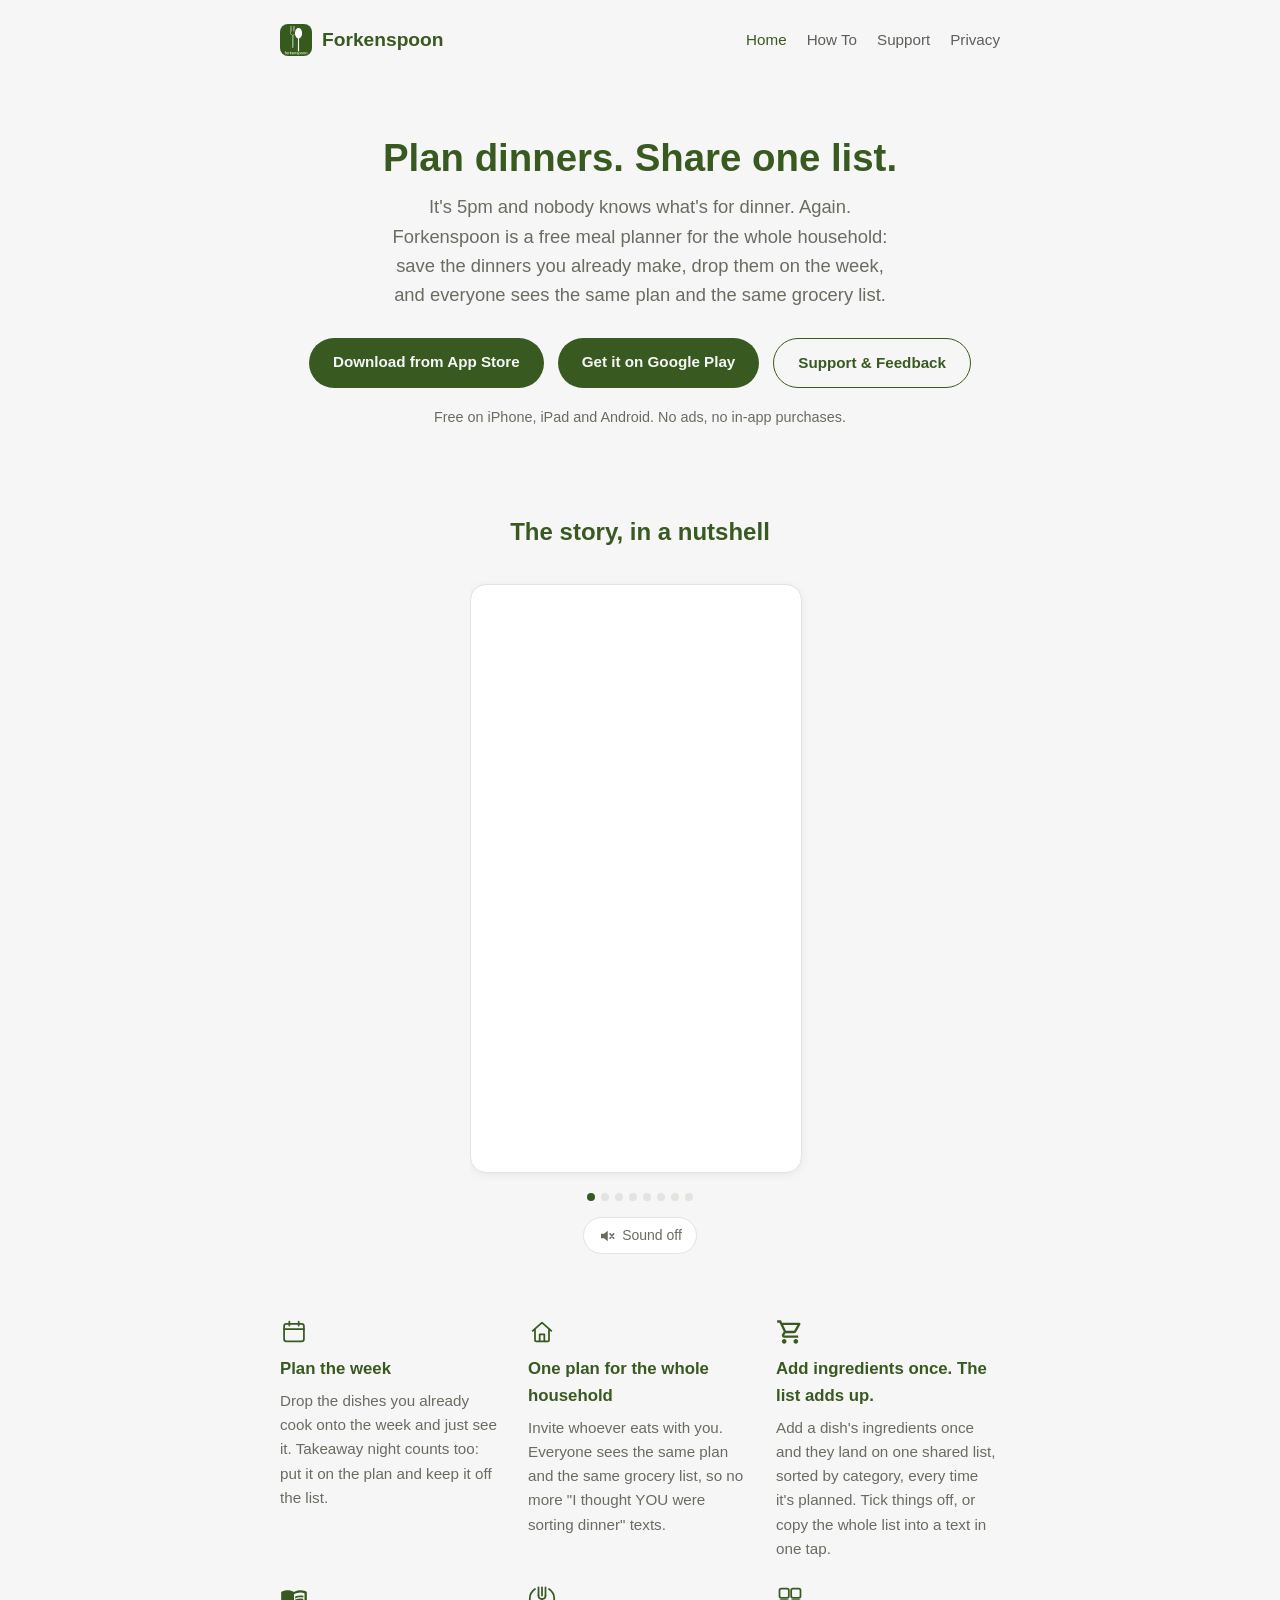
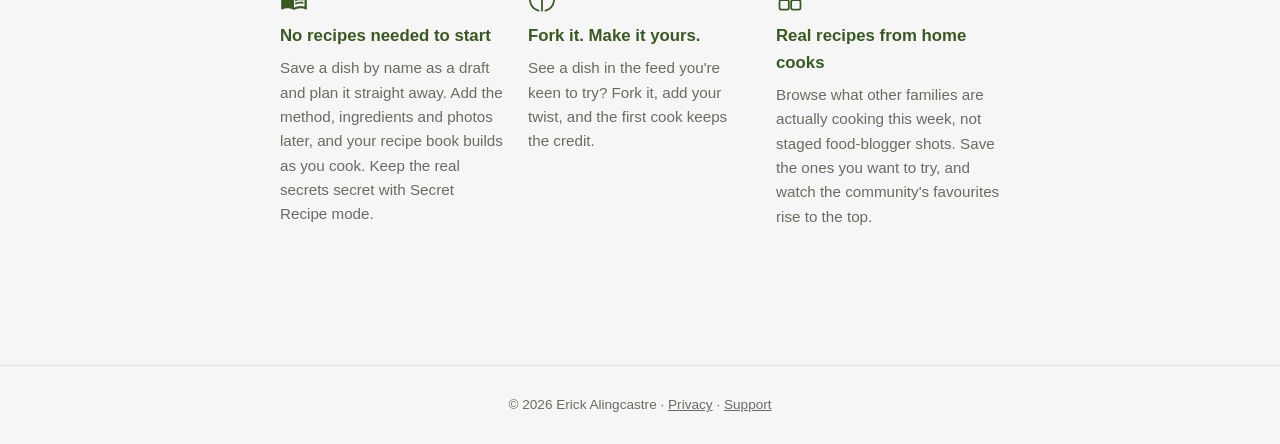
<file: index.html>
<!doctype html>
<html lang="en">
<head>
<meta charset="utf-8">
<meta name="viewport" content="width=device-width, initial-scale=1">
<title>Forkenspoon — Free family meal planner and shared grocery list</title>
<meta name="description" content="Forkenspoon is a free meal planner for the whole household. Save the dinners you already cook, drop them on the week, and share one plan and one grocery list. No ads, no in-app purchases.">
<link rel="stylesheet" href="style.css">
</head>
<body>
<header>
  <a class="brand" href="/">
    <span class="brand-mark"><img src="/assets/brand/logo.png" alt="Forkenspoon logo"></span>
    Forkenspoon
  </a>
  <nav>
    <a href="/" class="active">Home</a>
    <a href="/how-to/">How To</a>
    <a href="/support.html">Support</a>
    <a href="/privacy.html">Privacy</a>
  </nav>
</header>

<main>
  <section class="hero">
    <h1>Plan dinners. Share one list.</h1>
    <p class="lede">It's 5pm and nobody knows what's for dinner. Again. Forkenspoon is a free meal planner for the whole household: save the dinners you already make, drop them on the week, and everyone sees the same plan and the same grocery list.</p>
    <div class="cta-row">
      <a class="btn btn-primary" href="https://apps.apple.com/us/app/forkenspoon/id6799545990" target="_blank" rel="noopener">Download from App Store</a>
      <a class="btn btn-primary" href="https://play.google.com/store/apps/details?id=com.projectAlamo.forkenspoon" target="_blank" rel="noopener">Get it on Google Play</a>
      <a class="btn btn-secondary" href="/support.html">Support &amp; Feedback</a>
    </div>
    <p class="fine-print">Free on iPhone, iPad and Android. No ads, no in-app purchases.</p>
  </section>

  <section class="story">
    <div class="story-header">
      <h2>The story, in a nutshell</h2>
    </div>
    <div class="story-strip">
      <video data-src="/assets/onboarding/panel-1.mp4" aria-label="Onboarding story panel 1" muted playsinline preload="none"></video>
      <video data-src="/assets/onboarding/panel-2.mp4" aria-label="Onboarding story panel 2" muted playsinline preload="none"></video>
      <video data-src="/assets/onboarding/panel-3.mp4" aria-label="Onboarding story panel 3" muted playsinline preload="none"></video>
      <video data-src="/assets/onboarding/panel-4.mp4" aria-label="Onboarding story panel 4" muted playsinline preload="none"></video>
      <video data-src="/assets/onboarding/panel-5.mp4" aria-label="Onboarding story panel 5" muted playsinline preload="none"></video>
      <video data-src="/assets/onboarding/panel-6.mp4" aria-label="Onboarding story panel 6" muted playsinline preload="none"></video>
      <video data-src="/assets/onboarding/panel-7.mp4" aria-label="Onboarding story panel 7" muted playsinline preload="none"></video>
      <video data-src="/assets/onboarding/panel-8.mp4" aria-label="Onboarding story panel 8" muted playsinline preload="none"></video>
    </div>
    <div class="story-dots" aria-hidden="true">
      <span class="story-dot"></span>
      <span class="story-dot"></span>
      <span class="story-dot"></span>
      <span class="story-dot"></span>
      <span class="story-dot"></span>
      <span class="story-dot"></span>
      <span class="story-dot"></span>
      <span class="story-dot"></span>
    </div>
    <button class="story-sound" type="button" aria-pressed="false">
      <svg class="icon-muted" viewBox="0 0 24 24" aria-hidden="true"><path d="M4 9v6h4l5 4V5L8 9H4z"/><path d="M16 9l5 6M21 9l-5 6" fill="none" stroke="currentColor" stroke-width="2" stroke-linecap="round"/></svg>
      <svg class="icon-sound" viewBox="0 0 24 24" aria-hidden="true"><path d="M4 9v6h4l5 4V5L8 9H4z"/><path d="M16.5 8.5a5 5 0 0 1 0 7M19 6a8.5 8.5 0 0 1 0 12" fill="none" stroke="currentColor" stroke-width="2" stroke-linecap="round"/></svg>
      <span class="story-sound-label">Sound off</span>
    </button>
  </section>

  <section class="features">
    <div class="feature">
      <span class="icon">
        <svg viewBox="0 0 24 24" fill="none" stroke="currentColor" stroke-width="1.5" stroke-linecap="round" stroke-linejoin="round">
          <rect x="3.5" y="5" width="17" height="15" rx="2"/>
          <path d="M3.5 9.5h17"/>
          <path d="M8 3v3.5M16 3v3.5"/>
        </svg>
      </span>
      <h3>Plan the week</h3>
      <p>Drop the dishes you already cook onto the week and just see it. Takeaway night counts too: put it on the plan and keep it off the list.</p>
    </div>
    <div class="feature">
      <span class="icon">
        <svg viewBox="0 0 24 24" fill="none" stroke="currentColor" stroke-width="1.5" stroke-linecap="round" stroke-linejoin="round">
          <path d="M4 11 12 4l8 7"/>
          <path d="M6 10v9a1 1 0 0 0 1 1h10a1 1 0 0 0 1-1v-9"/>
          <path d="M10 20v-6h4v6"/>
        </svg>
      </span>
      <h3>One plan for the whole household</h3>
      <p>Invite whoever eats with you. Everyone sees the same plan and the same grocery list, so no more "I thought YOU were sorting dinner" texts.</p>
    </div>
    <div class="feature">
      <span class="icon">
        <svg viewBox="0 0 24 24" fill="currentColor">
          <path d="M15.55 13c.75 0 1.41-.41 1.75-1.03l3.58-6.49c.37-.66-.11-1.48-.87-1.48H5.21l-.94-2H1v2h2l3.6 7.59-1.35 2.44C4.52 15.37 5.48 17 7 17h12v-2H7l1.1-2h7.45zM6.16 6h12.15l-2.76 5H8.53L6.16 6zM7 18c-1.1 0-1.99.9-1.99 2S5.9 22 7 22s2-.9 2-2-.9-2-2-2zm10 0c-1.1 0-1.99.9-1.99 2s.89 2 1.99 2 2-.9 2-2-.9-2-2-2z"/>
        </svg>
      </span>
      <h3>Add ingredients once. The list adds up.</h3>
      <p>Add a dish's ingredients once and they land on one shared list, sorted by category, every time it's planned. Tick things off, or copy the whole list into a text in one tap.</p>
    </div>
    <div class="feature">
      <span class="icon">
        <svg viewBox="0 0 24 24" fill="currentColor">
          <path d="M21,5c-1.11-0.35-2.33-0.5-3.5-0.5c-1.95,0-4.05,0.4-5.5,1.5c-1.45-1.1-3.55-1.5-5.5-1.5S2.45,4.9,1,6v14.65 c0,0.25,0.25,0.5,0.5,0.5c0.1,0,0.15-0.05,0.25-0.05C3.1,20.45,5.05,20,6.5,20c1.95,0,4.05,0.4,5.5,1.5c1.35-0.85,3.8-1.5,5.5-1.5 c1.65,0,3.35,0.3,4.75,1.05c0.1,0.05,0.15,0.05,0.25,0.05c0.25,0,0.5-0.25,0.5-0.5V6C22.4,5.55,21.75,5.25,21,5z M21,18.5 c-1.1-0.35-2.3-0.5-3.5-0.5c-1.7,0-4.15,0.65-5.5,1.5V8c1.35-0.85,3.8-1.5,5.5-1.5c1.2,0,2.4,0.15,3.5,0.5V18.5z"/>
          <path d="M17.5,10.5c0.88,0,1.73,0.09,2.5,0.26V9.24C19.21,9.09,18.36,9,17.5,9c-1.7,0-3.24,0.29-4.5,0.83v1.66 C14.13,10.85,15.7,10.5,17.5,10.5z"/>
          <path d="M13,12.49v1.66c1.13-0.64,2.7-0.99,4.5-0.99c0.88,0,1.73,0.09,2.5,0.26V11.9c-0.79-0.15-1.64-0.24-2.5-0.24 C15.8,11.66,14.26,11.96,13,12.49z"/>
          <path d="M17.5,14.33c-1.7,0-3.24,0.29-4.5,0.83v1.66c1.13-0.64,2.7-0.99,4.5-0.99c0.88,0,1.73,0.09,2.5,0.26v-1.52 C19.21,14.41,18.36,14.33,17.5,14.33z"/>
        </svg>
      </span>
      <h3>No recipes needed to start</h3>
      <p>Save a dish by name as a draft and plan it straight away. Add the method, ingredients and photos later, and your recipe book builds as you cook. Keep the real secrets secret with Secret Recipe mode.</p>
    </div>
    <div class="feature">
      <span class="icon">
        <svg viewBox="0 0 24 24" fill="none" stroke="currentColor" stroke-width="1.5" stroke-linecap="round" stroke-linejoin="round">
          <path d="M9 2v7M12 2v7M15 2v7"/>
          <path d="M9 9c0 2 1.5 3 3 3s3-1 3-3"/>
          <path d="M12 12v10"/>
          <path d="M9.000 22.000A10.4403 10.4403 0 0 1 6.000 3.456"/>
          <path d="M15.000 22.000A10.4403 10.4403 0 0 0 18.000 3.456"/>
        </svg>
      </span>
      <h3>Fork it. Make it yours.</h3>
      <p>See a dish in the feed you're keen to try? Fork it, add your twist, and the first cook keeps the credit.</p>
    </div>
    <div class="feature">
      <span class="icon">
        <svg viewBox="0 0 24 24" fill="none" stroke="currentColor" stroke-width="1.5" stroke-linecap="round" stroke-linejoin="round">
          <rect x="3" y="3" width="8" height="8" rx="1.5"/>
          <rect x="13" y="3" width="8" height="8" rx="1.5"/>
          <rect x="3" y="13" width="8" height="8" rx="1.5"/>
          <rect x="13" y="13" width="8" height="8" rx="1.5"/>
        </svg>
      </span>
      <h3>Real recipes from home cooks</h3>
      <p>Browse what other families are actually cooking this week, not staged food-blogger shots. Save the ones you want to try, and watch the community's favourites rise to the top.</p>
    </div>
  </section>
</main>

<footer>
  &copy; 2026 Erick Alingcastre · <a href="/privacy.html">Privacy</a> · <a href="/support.html">Support</a>
</footer>

<script>
// Onboarding story panels are short muted videos -- unlike the animated
// GIFs these replaced, a <video> gives real play/pause/seek control and,
// crucially, an `ended` event, which is what makes auto-advancing to the
// next panel possible at all (a GIF has no equivalent signal for "one loop
// just finished"). `preload="none"` + a `data-src` (rather than `src`)
// keeps all 8 videos' network fetches deferred until each is actually
// about to be shown, same lazy-loading intent as the GIF version.
(function () {
  var videos = document.querySelectorAll('.story-strip video[data-src]');
  var dots = document.querySelectorAll('.story-dot');
  if (!videos.length || !('IntersectionObserver' in window)) return;

  var videoList = Array.prototype.slice.call(videos);

  // Panels autoplay muted (browsers block unmuted autoplay); the toggle
  // opts the visitor into Maricel's narration. The choice carries over to
  // every panel that plays after it, not just the one on screen.
  var soundButton = document.querySelector('.story-sound');
  var soundLabel = document.querySelector('.story-sound-label');
  var soundOn = false;
  var activeVideo = null;

  function setSound(on) {
    soundOn = on;
    soundButton.setAttribute('aria-pressed', on ? 'true' : 'false');
    soundLabel.textContent = on ? 'Sound on' : 'Sound off';
    videoList.forEach(function (video) {
      video.muted = !on;
    });
  }

  soundButton.addEventListener('click', function () {
    setSound(!soundOn);
    if (soundOn && activeVideo && activeVideo.paused) playPanel(activeVideo);
  });

  function setActiveDot(index) {
    dots.forEach(function (dot, i) {
      dot.classList.toggle('active', i === index);
    });
  }
  setActiveDot(0);

  function playPanel(video) {
    if (!video.getAttribute('src')) video.src = video.dataset.src;
    video.currentTime = 0;
    video.muted = !soundOn;
    // play() can reject if a pause() lands right after it (fast scrolling
    // past a panel mid-load) -- harmless, just needs to not surface as an
    // unhandled rejection in the console. A NotAllowedError means the
    // browser refused unmuted playback (e.g. iOS after an auto-advance), so
    // fall back to muted rather than leaving the story stalled.
    video.play().catch(function (err) {
      if (err && err.name === 'NotAllowedError' && !video.muted) {
        setSound(false);
        video.play().catch(function () {});
      }
    });
  }

  function stopPanel(video) {
    video.pause();
    video.removeAttribute('src');
    video.load();
  }

  // Loops back to panel 1 once the last one finishes, so the strip reads
  // as a continuous, ambient story rather than stopping dead at panel 8.
  function goToPanel(index) {
    var target = videoList[(index + videoList.length) % videoList.length];
    target.scrollIntoView({ behavior: 'smooth', inline: 'start', block: 'nearest' });
  }

  videoList.forEach(function (video, index) {
    video.addEventListener('ended', function () {
      goToPanel(index + 1);
    });
  });

  var observer = new IntersectionObserver(
    function (entries) {
      entries.forEach(function (entry) {
        if (entry.isIntersecting) {
          activeVideo = entry.target;
          playPanel(entry.target);
          setActiveDot(videoList.indexOf(entry.target));
        } else {
          stopPanel(entry.target);
        }
      });
    },
    { threshold: 0.5 }
  );

  videoList.forEach(function (video) {
    observer.observe(video);
  });
})();
</script>
</body>
</html>
</file>
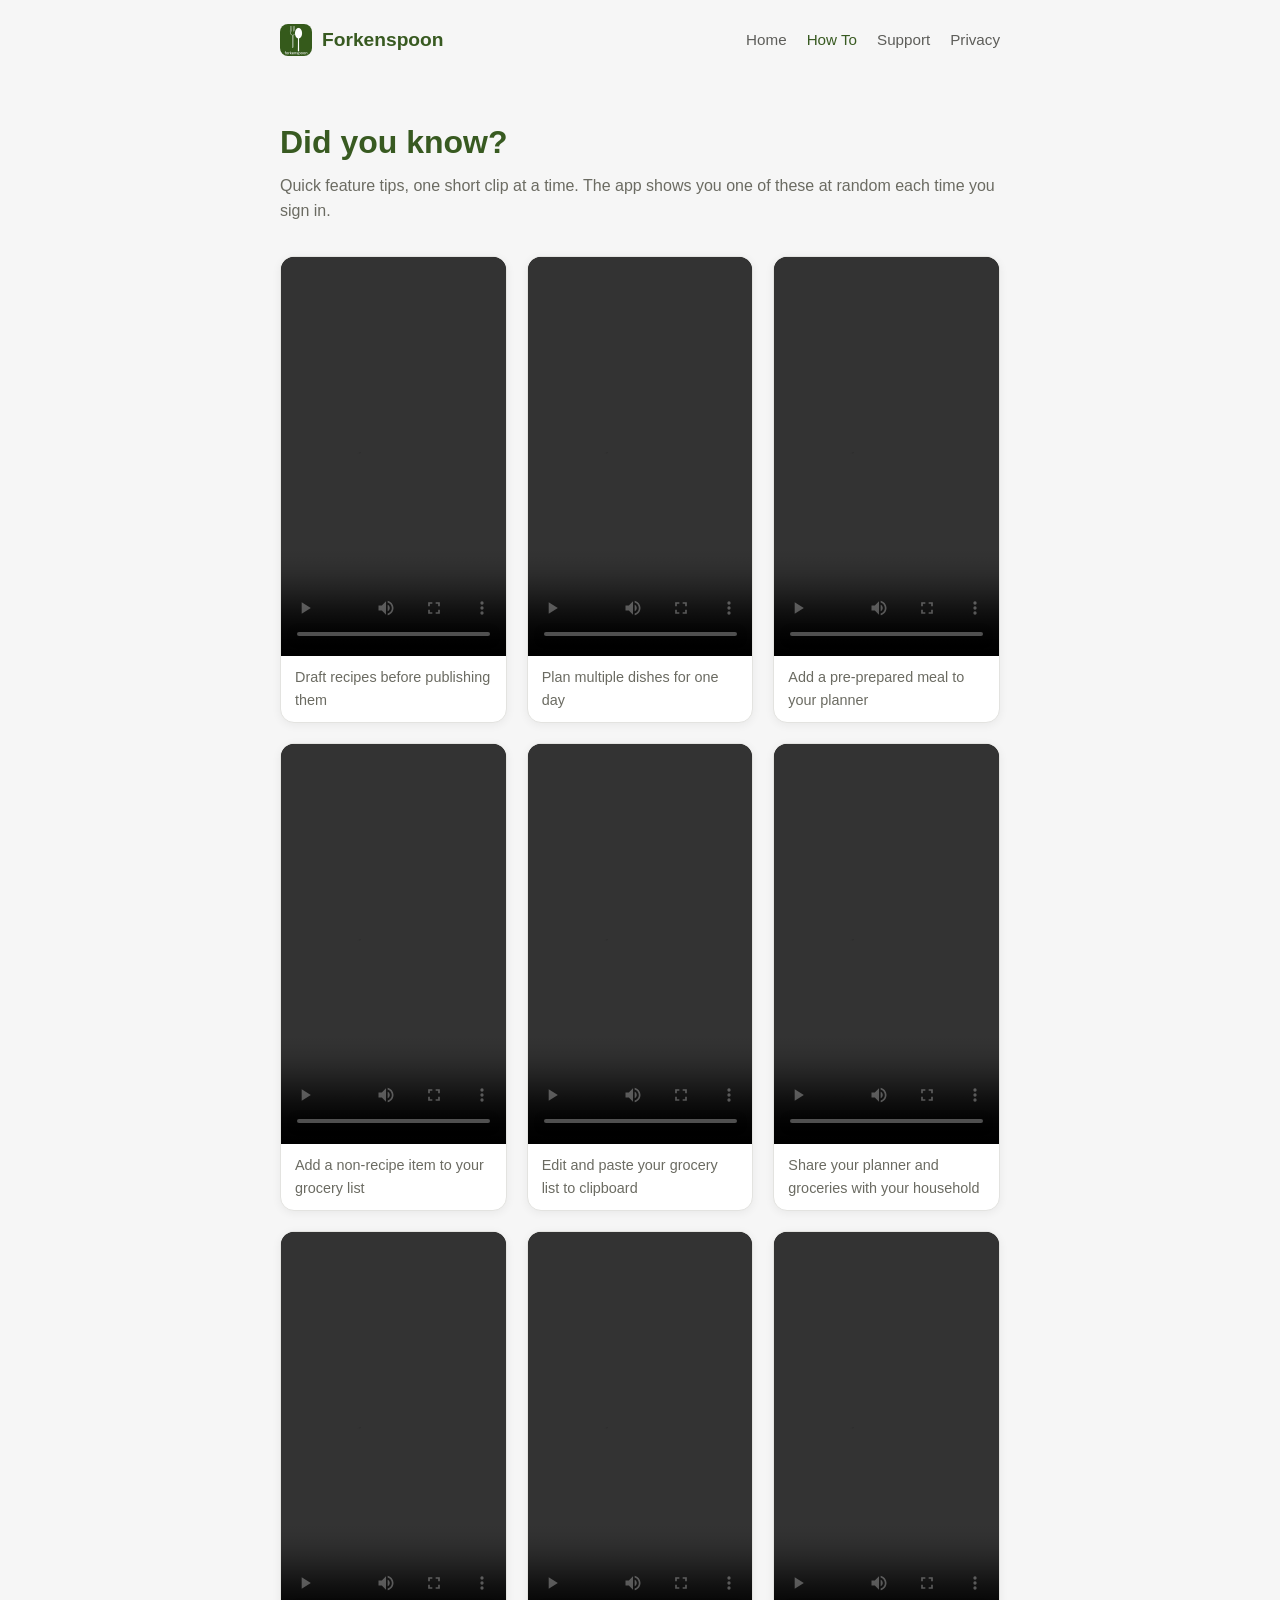
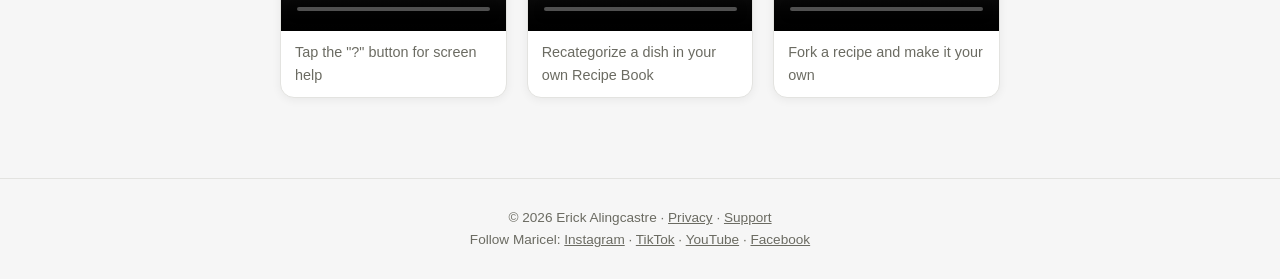
<file: how-to/index.html>
<!doctype html>
<html lang="en">
<head>
<meta charset="utf-8">
<meta name="viewport" content="width=device-width, initial-scale=1">
<title>How To — Forkenspoon</title>
<meta name="description" content="Quick tips on getting the most out of Forkenspoon, one short clip at a time.">
<link rel="stylesheet" href="/style.css">
</head>
<body>
<header>
  <a class="brand" href="/">
    <span class="brand-mark"><img src="/assets/brand/logo.png" alt="Forkenspoon logo"></span>
    Forkenspoon
  </a>
  <nav>
    <a href="/">Home</a>
    <a href="/how-to/" class="active">How To</a>
    <a href="/support.html">Support</a>
    <a href="/privacy.html">Privacy</a>
  </nav>
</header>

<main>
  <h1 class="page-title">Did you know?</h1>
  <p class="subtitle">Quick feature tips, one short clip at a time. The app shows you one of these at random each time you sign in.</p>

  <div class="tip-grid" id="tip-grid"></div>
  <p class="subtitle" id="tip-empty" style="display:none">No tips published yet — check back soon.</p>
</main>

<footer>
  &copy; 2026 Erick Alingcastre · <a href="/privacy.html">Privacy</a> · <a href="/support.html">Support</a><br>
  Follow Maricel: <a href="https://www.instagram.com/forkenspoon_app/">Instagram</a> · <a href="https://www.tiktok.com/@forkenspoon_app">TikTok</a> · <a href="https://www.youtube.com/@forkenspoon_app">YouTube</a> · <a href="https://www.facebook.com/profile.php?id=122095897317514846">Facebook</a>
</footer>

<script>
// manifest.json is a plain static file living right alongside this page --
// see how-to/README.md for how to publish a new tip (drop an mp4 in
// videos/, add an entry here, commit). The Forkenspoon app fetches this
// same file (via its absolute https://www.forkenspoon.com/how-to/manifest.json
// URL) to pick a random tip to show on sign-in.
fetch('manifest.json', { cache: 'no-store' })
  .then(function (res) { return res.json(); })
  .then(function (data) {
    var videos = Array.isArray(data.videos) ? data.videos : [];
    var grid = document.getElementById('tip-grid');
    if (videos.length === 0) {
      document.getElementById('tip-empty').style.display = 'block';
      return;
    }
    videos.forEach(function (video) {
      if (!video.url) return;
      var card = document.createElement('div');
      card.className = 'tip-card';
      var player = document.createElement('video');
      player.src = video.url;
      player.controls = true;
      player.preload = 'metadata';
      card.appendChild(player);
      if (video.title) {
        var caption = document.createElement('div');
        caption.className = 'tip-caption';
        caption.textContent = video.title;
        card.appendChild(caption);
      }
      grid.appendChild(card);
    });
  })
  .catch(function () {
    document.getElementById('tip-empty').textContent = "Couldn't load tips right now.";
    document.getElementById('tip-empty').style.display = 'block';
  });
</script>
</body>
</html>
</file>
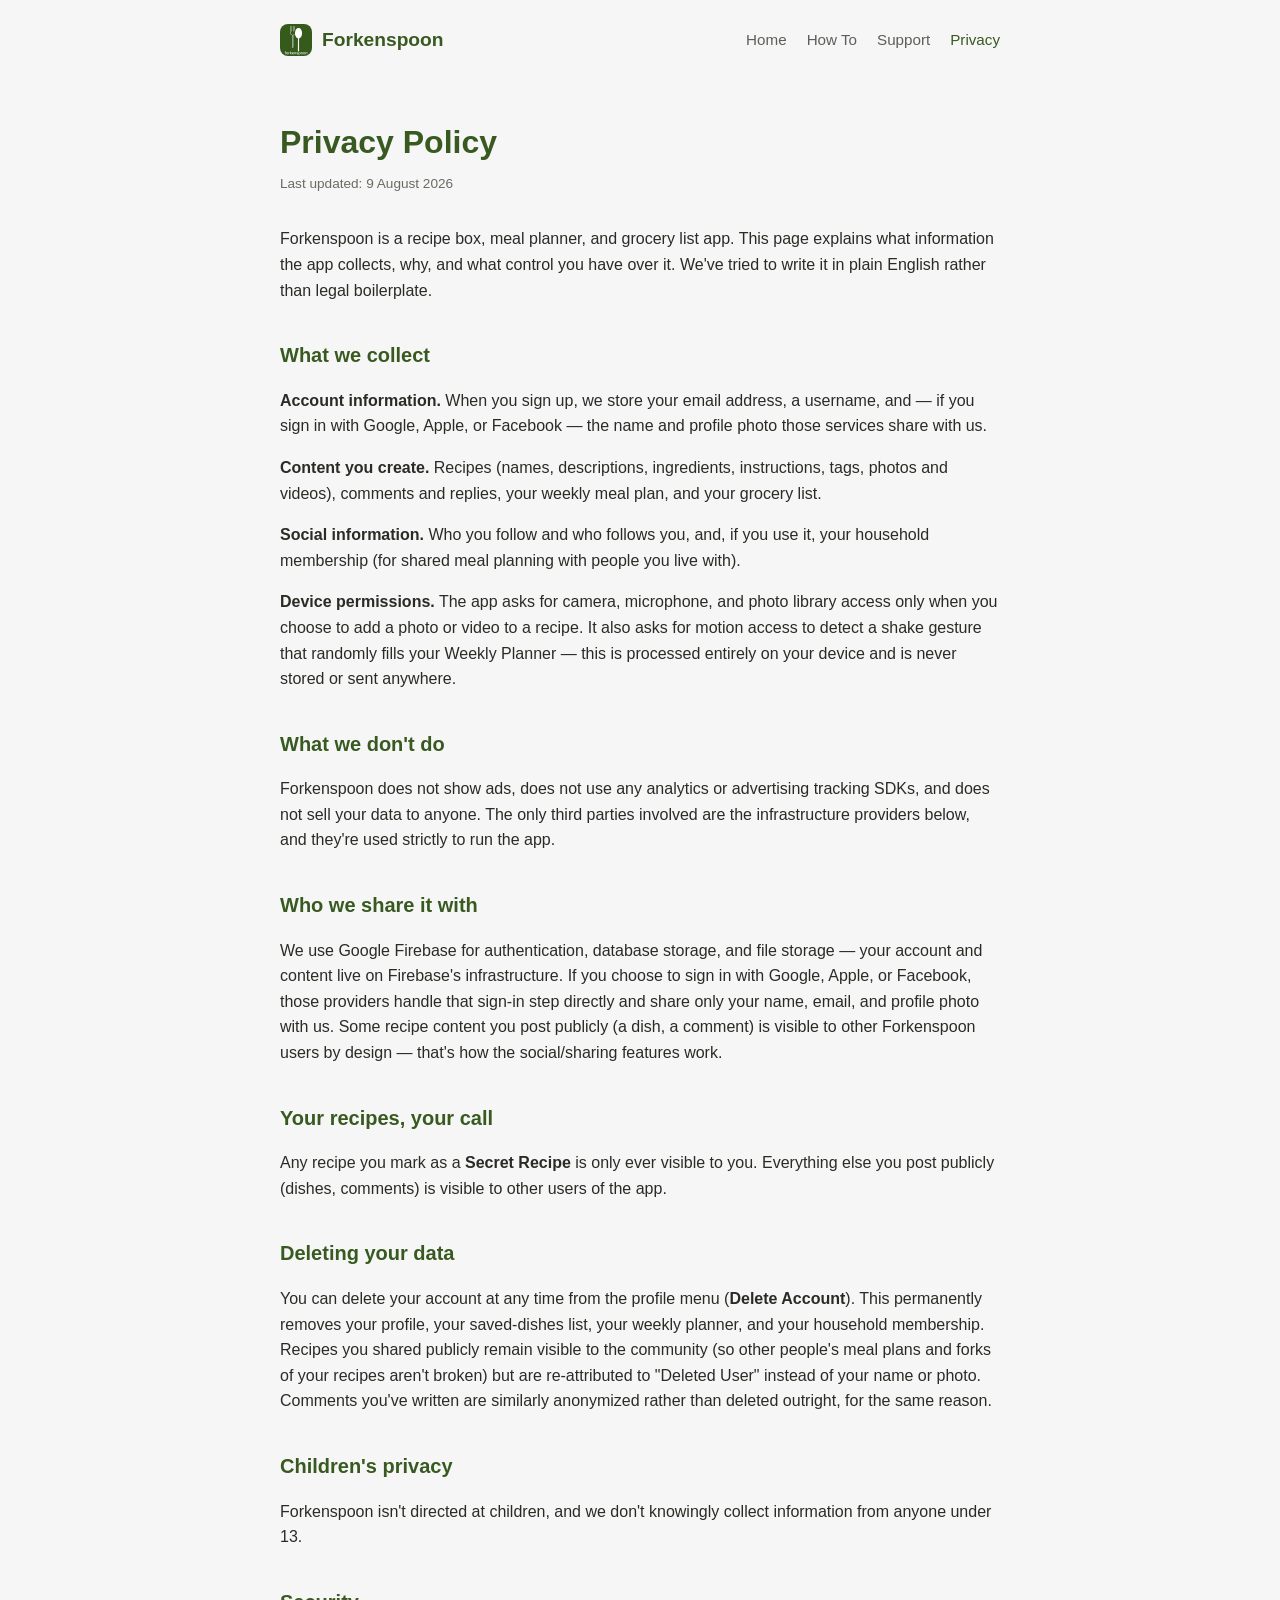
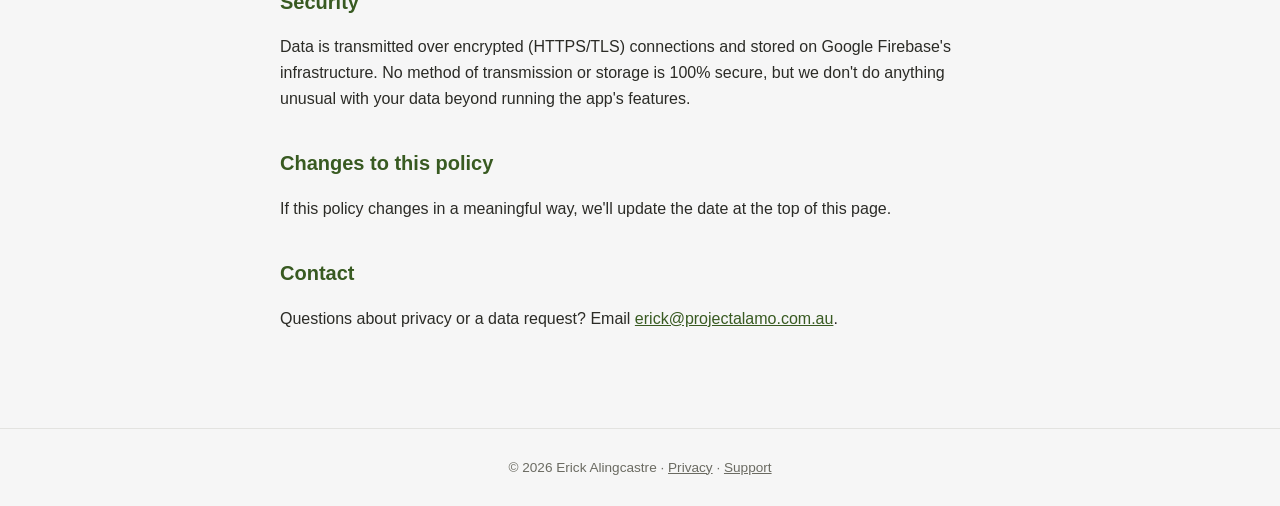
<file: privacy.html>
<!doctype html>
<html lang="en">
<head>
<meta charset="utf-8">
<meta name="viewport" content="width=device-width, initial-scale=1">
<title>Privacy Policy — Forkenspoon</title>
<meta name="description" content="Forkenspoon's privacy policy: what we collect, why, and how to delete it.">
<link rel="stylesheet" href="style.css">
</head>
<body>
<header>
  <a class="brand" href="/">
    <span class="brand-mark"><img src="/assets/brand/logo.png" alt="Forkenspoon logo"></span>
    Forkenspoon
  </a>
  <nav>
    <a href="/">Home</a>
    <a href="/how-to/">How To</a>
    <a href="/support.html">Support</a>
    <a href="/privacy.html" class="active">Privacy</a>
  </nav>
</header>

<main>
  <h1 class="page-title">Privacy Policy</h1>
  <p class="subtitle updated">Last updated: 9 August 2026</p>

  <article>
    <p>Forkenspoon is a recipe box, meal planner, and grocery list app. This page explains what information the app collects, why, and what control you have over it. We've tried to write it in plain English rather than legal boilerplate.</p>

    <h2>What we collect</h2>
    <p><strong>Account information.</strong> When you sign up, we store your email address, a username, and — if you sign in with Google, Apple, or Facebook — the name and profile photo those services share with us.</p>
    <p><strong>Content you create.</strong> Recipes (names, descriptions, ingredients, instructions, tags, photos and videos), comments and replies, your weekly meal plan, and your grocery list.</p>
    <p><strong>Social information.</strong> Who you follow and who follows you, and, if you use it, your household membership (for shared meal planning with people you live with).</p>
    <p><strong>Device permissions.</strong> The app asks for camera, microphone, and photo library access only when you choose to add a photo or video to a recipe. It also asks for motion access to detect a shake gesture that randomly fills your Weekly Planner — this is processed entirely on your device and is never stored or sent anywhere.</p>

    <h2>What we don't do</h2>
    <p>Forkenspoon does not show ads, does not use any analytics or advertising tracking SDKs, and does not sell your data to anyone. The only third parties involved are the infrastructure providers below, and they're used strictly to run the app.</p>

    <h2>Who we share it with</h2>
    <p>We use Google Firebase for authentication, database storage, and file storage — your account and content live on Firebase's infrastructure. If you choose to sign in with Google, Apple, or Facebook, those providers handle that sign-in step directly and share only your name, email, and profile photo with us. Some recipe content you post publicly (a dish, a comment) is visible to other Forkenspoon users by design — that's how the social/sharing features work.</p>

    <h2>Your recipes, your call</h2>
    <p>Any recipe you mark as a <strong>Secret Recipe</strong> is only ever visible to you. Everything else you post publicly (dishes, comments) is visible to other users of the app.</p>

    <h2 id="deleting-your-data">Deleting your data</h2>
    <p>You can delete your account at any time from the profile menu (<strong>Delete Account</strong>). This permanently removes your profile, your saved-dishes list, your weekly planner, and your household membership. Recipes you shared publicly remain visible to the community (so other people's meal plans and forks of your recipes aren't broken) but are re-attributed to "Deleted User" instead of your name or photo. Comments you've written are similarly anonymized rather than deleted outright, for the same reason.</p>

    <h2>Children's privacy</h2>
    <p>Forkenspoon isn't directed at children, and we don't knowingly collect information from anyone under 13.</p>

    <h2>Security</h2>
    <p>Data is transmitted over encrypted (HTTPS/TLS) connections and stored on Google Firebase's infrastructure. No method of transmission or storage is 100% secure, but we don't do anything unusual with your data beyond running the app's features.</p>

    <h2>Changes to this policy</h2>
    <p>If this policy changes in a meaningful way, we'll update the date at the top of this page.</p>

    <h2>Contact</h2>
    <p>Questions about privacy or a data request? Email <a href="mailto:erick@projectalamo.com.au">erick@projectalamo.com.au</a>.</p>
  </article>
</main>

<footer>
  &copy; 2026 Erick Alingcastre · <a href="/privacy.html">Privacy</a> · <a href="/support.html">Support</a>
</footer>
</body>
</html>
</file>
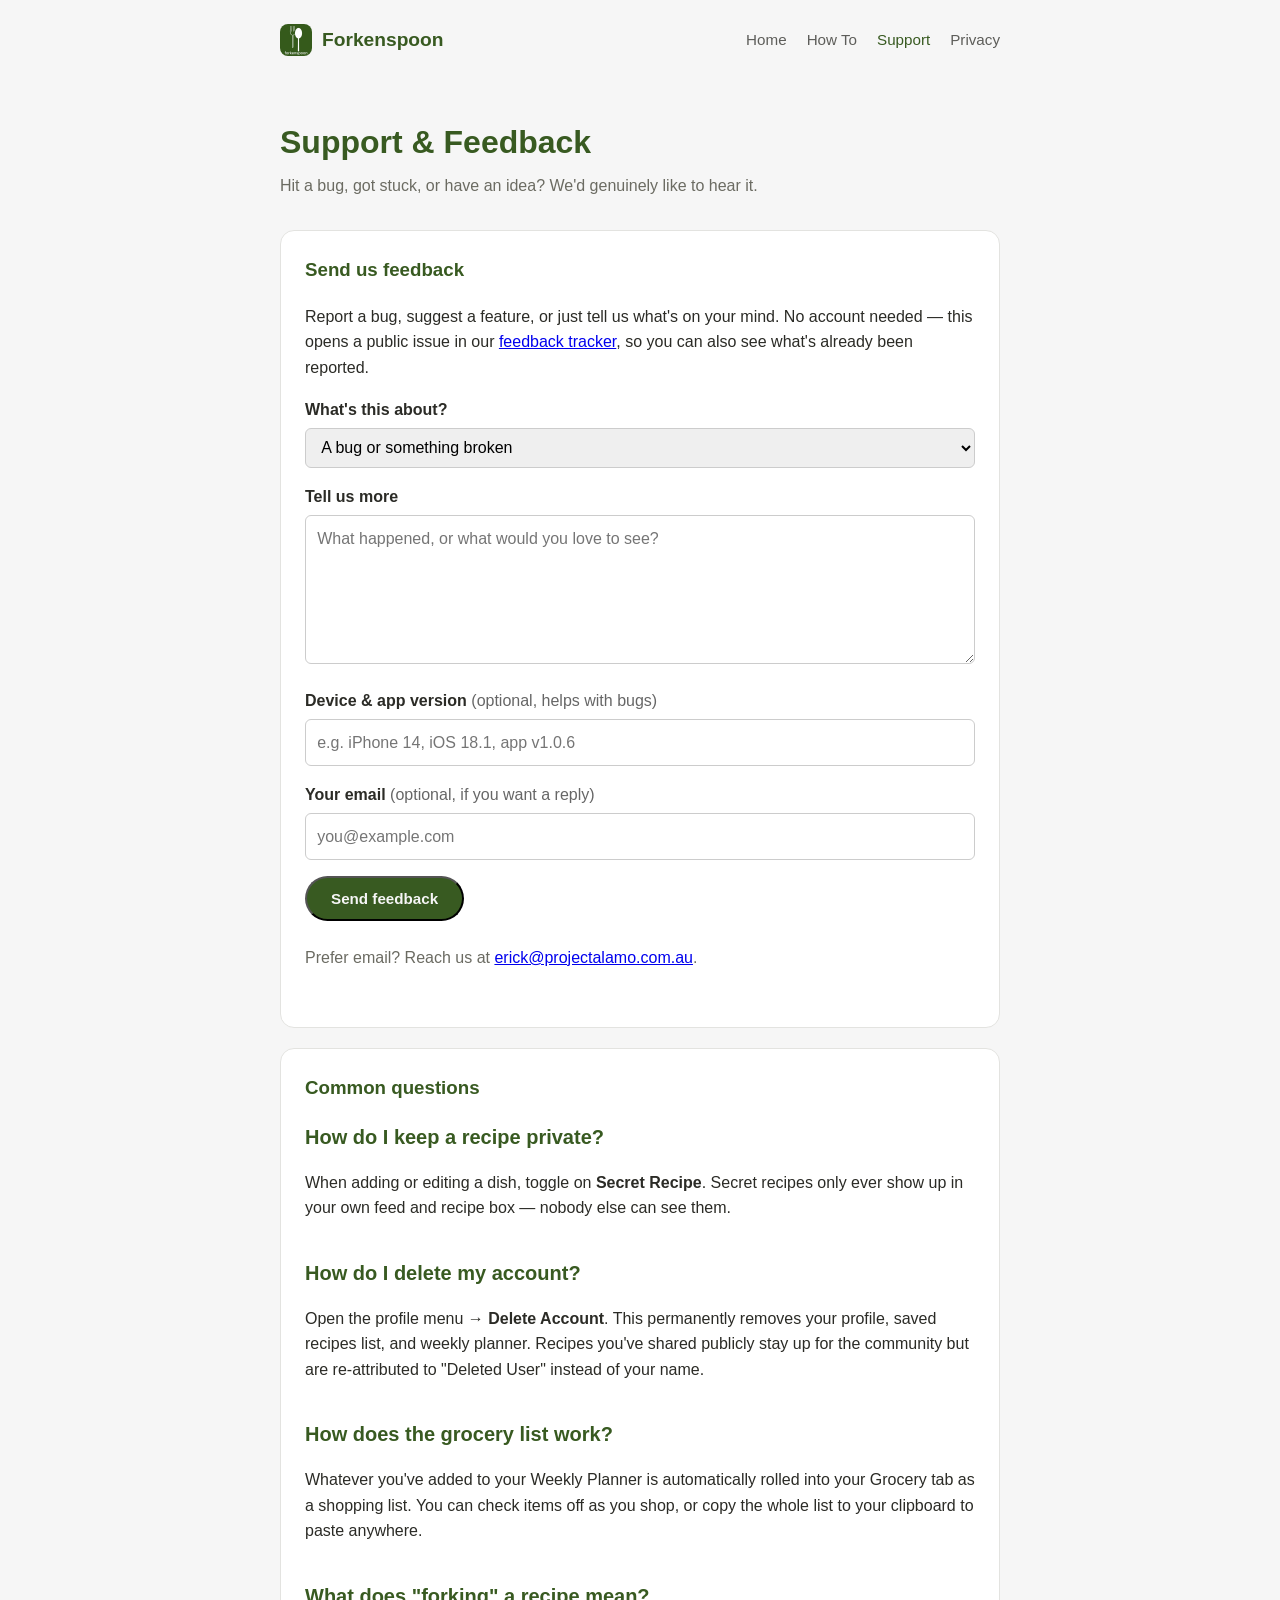
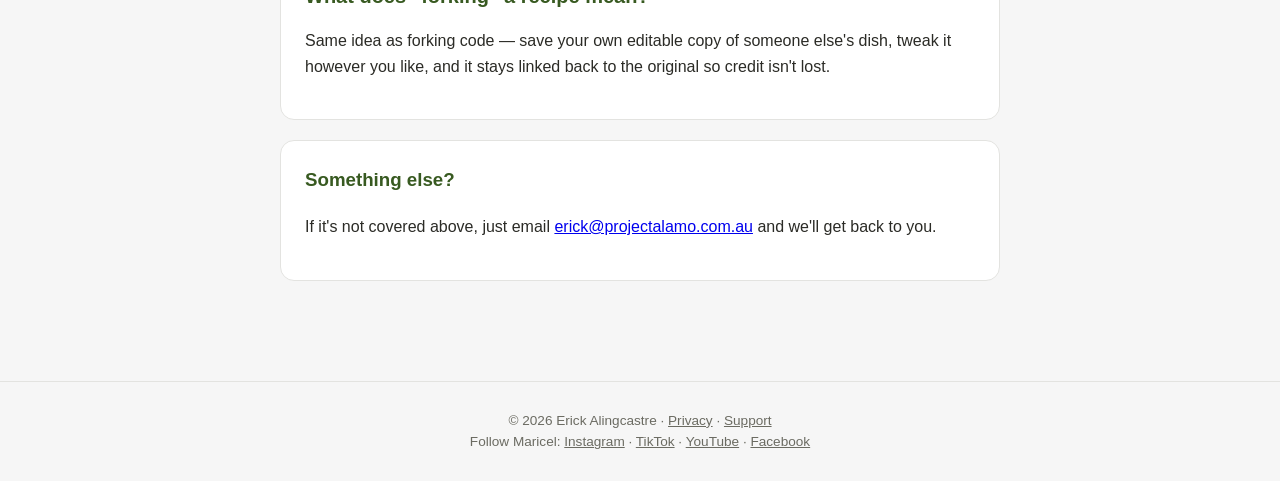
<file: support.html>
<!doctype html>
<html lang="en">
<head>
<meta charset="utf-8">
<meta name="viewport" content="width=device-width, initial-scale=1">
<title>Support &amp; Feedback — Forkenspoon</title>
<meta name="description" content="Get help with Forkenspoon, report a bug, or send feedback.">
<link rel="stylesheet" href="style.css">
</head>
<body>
<header>
  <a class="brand" href="/">
    <span class="brand-mark"><img src="/assets/brand/logo.png" alt="Forkenspoon logo"></span>
    Forkenspoon
  </a>
  <nav>
    <a href="/">Home</a>
    <a href="/how-to/">How To</a>
    <a href="/support.html" class="active">Support</a>
    <a href="/privacy.html">Privacy</a>
  </nav>
</header>

<main>
  <h1 class="page-title">Support &amp; Feedback</h1>
  <p class="subtitle">Hit a bug, got stuck, or have an idea? We'd genuinely like to hear it.</p>

  <div class="card">
    <h3>Send us feedback</h3>
    <p>Report a bug, suggest a feature, or just tell us what's on your mind. No account needed — this opens a public issue in our <a href="https://github.com/ealingcastre/forkenspoon-feedback/issues" target="_blank" rel="noopener">feedback tracker</a>, so you can also see what's already been reported.</p>

    <form id="feedback-form" novalidate>
      <div class="form-row">
        <label for="feedback-type">What's this about?</label>
        <select id="feedback-type" name="type" required>
          <option value="bug">A bug or something broken</option>
          <option value="feature">A feature idea</option>
          <option value="feedback">General feedback</option>
        </select>
      </div>

      <div class="form-row">
        <label for="feedback-message">Tell us more</label>
        <textarea id="feedback-message" name="message" rows="5" maxlength="4000" required placeholder="What happened, or what would you love to see?"></textarea>
      </div>

      <div class="form-row">
        <label for="feedback-device">Device &amp; app version <span class="optional">(optional, helps with bugs)</span></label>
        <input id="feedback-device" name="device" type="text" maxlength="200" placeholder="e.g. iPhone 14, iOS 18.1, app v1.0.6">
      </div>

      <div class="form-row">
        <label for="feedback-email">Your email <span class="optional">(optional, if you want a reply)</span></label>
        <input id="feedback-email" name="email" type="email" maxlength="200" placeholder="you@example.com">
      </div>

      <!-- Hidden from real visitors via CSS; a filled-in value flags a bot. -->
      <div class="form-row hp-field" aria-hidden="true">
        <label for="feedback-website">Website</label>
        <input id="feedback-website" name="website" type="text" tabindex="-1" autocomplete="off">
      </div>

      <button type="submit" class="btn btn-primary" id="feedback-submit">Send feedback</button>
      <p id="feedback-status" role="status"></p>
    </form>

    <p class="subtitle" style="margin-top:1.5rem">Prefer email? Reach us at <a href="mailto:erick@projectalamo.com.au">erick@projectalamo.com.au</a>.</p>
  </div>

  <div class="card">
    <h3>Common questions</h3>
    <h2 style="margin-top:0">How do I keep a recipe private?</h2>
    <p>When adding or editing a dish, toggle on <strong>Secret Recipe</strong>. Secret recipes only ever show up in your own feed and recipe box — nobody else can see them.</p>

    <h2>How do I delete my account?</h2>
    <p>Open the profile menu → <strong>Delete Account</strong>. This permanently removes your profile, saved recipes list, and weekly planner. Recipes you've shared publicly stay up for the community but are re-attributed to "Deleted User" instead of your name.</p>

    <h2>How does the grocery list work?</h2>
    <p>Whatever you've added to your Weekly Planner is automatically rolled into your Grocery tab as a shopping list. You can check items off as you shop, or copy the whole list to your clipboard to paste anywhere.</p>

    <h2>What does "forking" a recipe mean?</h2>
    <p>Same idea as forking code — save your own editable copy of someone else's dish, tweak it however you like, and it stays linked back to the original so credit isn't lost.</p>
  </div>

  <div class="card">
    <h3>Something else?</h3>
    <p>If it's not covered above, just email <a href="mailto:erick@projectalamo.com.au">erick@projectalamo.com.au</a> and we'll get back to you.</p>
  </div>
</main>

<footer>
  &copy; 2026 Erick Alingcastre · <a href="/privacy.html">Privacy</a> · <a href="/support.html">Support</a><br>
  Follow Maricel: <a href="https://www.instagram.com/forkenspoon_app/">Instagram</a> · <a href="https://www.tiktok.com/@forkenspoon_app">TikTok</a> · <a href="https://www.youtube.com/@forkenspoon_app">YouTube</a> · <a href="https://www.facebook.com/profile.php?id=122095897317514846">Facebook</a>
</footer>

<style>
  #feedback-form .form-row { margin-bottom: 1rem; }
  #feedback-form label { display: block; font-weight: 600; margin-bottom: 0.35rem; }
  #feedback-form .optional { font-weight: 400; color: #666; }
  #feedback-form select,
  #feedback-form textarea,
  #feedback-form input[type="text"],
  #feedback-form input[type="email"] {
    width: 100%;
    padding: 0.6rem 0.7rem;
    border: 1px solid #ccc;
    border-radius: 6px;
    font: inherit;
    box-sizing: border-box;
  }
  #feedback-form .hp-field { position: absolute; left: -9999px; }
  #feedback-status { margin-top: 0.75rem; font-weight: 600; }
  #feedback-status.success { color: #2e7d32; }
  #feedback-status.error { color: #c62828; }
</style>

<script>
(function () {
  var FEEDBACK_ENDPOINT = "https://us-central1-forkenspoon-app.cloudfunctions.net/submitFeedback";
  var form = document.getElementById("feedback-form");
  var status = document.getElementById("feedback-status");
  var submitBtn = document.getElementById("feedback-submit");

  form.addEventListener("submit", function (event) {
    event.preventDefault();

    var message = document.getElementById("feedback-message").value.trim();
    if (!message) {
      status.textContent = "Please tell us a bit more before sending.";
      status.className = "error";
      return;
    }

    var payload = {
      type: document.getElementById("feedback-type").value,
      message: message,
      device: document.getElementById("feedback-device").value.trim(),
      email: document.getElementById("feedback-email").value.trim(),
      website: document.getElementById("feedback-website").value,
    };

    submitBtn.disabled = true;
    status.textContent = "Sending…";
    status.className = "";

    fetch(FEEDBACK_ENDPOINT, {
      method: "POST",
      headers: { "Content-Type": "application/json" },
      body: JSON.stringify(payload),
    })
      .then(function (res) { return res.json().then(function (data) { return { ok: res.ok, data: data }; }); })
      .then(function (result) {
        if (result.ok && result.data.ok) {
          status.textContent = "Thanks — that's been posted to our feedback tracker.";
          status.className = "success";
          form.reset();
        } else {
          status.textContent = (result.data && result.data.error) || "Something went wrong. Please try again or email us instead.";
          status.className = "error";
        }
      })
      .catch(function () {
        status.textContent = "Couldn't reach the server. Please try again or email us instead.";
        status.className = "error";
      })
      .finally(function () {
        submitBtn.disabled = false;
      });
  });
})();
</script>
</body>
</html>
</file>
<file: style.css>
:root {
  --green: #385A21;
  --bg: #F6F6F6;
  --card: #ffffff;
  --text: #2b2b26;
  --muted: #6b6b62;
  --border: #e3e3e0;
  --max: 760px;
}

* { box-sizing: border-box; }

body {
  margin: 0;
  font-family: -apple-system, BlinkMacSystemFont, "Segoe UI", Roboto, sans-serif;
  background: var(--bg);
  color: var(--text);
  line-height: 1.6;
}

header {
  display: flex;
  align-items: center;
  justify-content: space-between;
  max-width: var(--max);
  margin: 0 auto;
  padding: 24px 20px 0;
}

.brand {
  display: flex;
  align-items: center;
  gap: 10px;
  font-weight: 700;
  font-size: 1.2rem;
  color: var(--green);
  text-decoration: none;
}

.brand-mark {
  width: 32px;
  height: 32px;
  border-radius: 8px;
  overflow: hidden;
  display: flex;
}

.brand-mark img {
  width: 100%;
  height: 100%;
  object-fit: cover;
}

nav {
  display: flex;
  gap: 20px;
}

nav a {
  color: var(--text);
  text-decoration: none;
  font-size: 0.95rem;
  opacity: 0.75;
}

nav a:hover, nav a.active {
  opacity: 1;
  color: var(--green);
}

main {
  max-width: var(--max);
  margin: 0 auto;
  padding: 40px 20px 80px;
}

.hero {
  text-align: center;
  padding: 40px 0 20px;
}

.hero h1 {
  font-size: 2.4rem;
  margin: 0 0 12px;
  color: var(--green);
  line-height: 1.15;
}

.hero p.lede {
  font-size: 1.15rem;
  color: var(--muted);
  max-width: 520px;
  margin: 0 auto 28px;
}

.cta-row {
  display: flex;
  gap: 14px;
  justify-content: center;
  flex-wrap: wrap;
}

.hero .fine-print {
  margin: 18px 0 0;
  font-size: 0.9rem;
  color: var(--muted);
}

.btn {
  display: inline-block;
  padding: 12px 24px;
  border-radius: 999px;
  text-decoration: none;
  font-weight: 600;
  font-size: 0.95rem;
}

.btn-primary {
  background: var(--green);
  color: var(--bg);
}

.btn-secondary {
  background: transparent;
  color: var(--green);
  border: 1.5px solid var(--green);
}

.cta-note {
  margin: 14px 0 0;
  color: var(--muted);
  font-size: 0.85rem;
}

.features {
  display: grid;
  grid-template-columns: repeat(auto-fit, minmax(220px, 1fr));
  gap: 24px;
  margin: 56px 0;
}

.feature h3 {
  color: var(--green);
  margin: 0 0 6px;
  font-size: 1.05rem;
}

.feature p {
  margin: 0;
  color: var(--muted);
  font-size: 0.95rem;
}

.feature .icon {
  width: 28px;
  height: 28px;
  margin-bottom: 10px;
  color: var(--green);
  display: block;
}

.feature .icon svg {
  width: 100%;
  height: 100%;
}

h1.page-title {
  color: var(--green);
  font-size: 2rem;
  margin-bottom: 4px;
}

.subtitle {
  color: var(--muted);
  margin-top: 0;
  margin-bottom: 32px;
}

h2 {
  color: var(--green);
  font-size: 1.25rem;
  margin-top: 36px;
}

article a {
  color: var(--green);
}

.card {
  background: var(--card);
  border: 1px solid var(--border);
  border-radius: 14px;
  padding: 24px;
  margin-bottom: 20px;
}

.card h3 {
  margin-top: 0;
  color: var(--green);
}

.updated {
  color: var(--muted);
  font-size: 0.85rem;
}

footer {
  border-top: 1px solid var(--border);
  padding: 28px 20px;
  text-align: center;
  color: var(--muted);
  font-size: 0.85rem;
}

footer a {
  color: var(--muted);
}

/* Onboarding story strip */
.story {
  margin: 64px 0;
}

.story-header {
  text-align: center;
  margin-bottom: 24px;
}

.story-header h2 {
  margin-top: 0;
  font-size: 1.5rem;
}

.story-header p {
  color: var(--muted);
  margin: 0;
}

.story-strip {
  display: flex;
  /* Gap keeps the next panel's box-shadow from bleeding into view at the
     frame's edge -- without it, adjacent panels sit flush and the
     shadow/rounded corner of panel N+1 peeks through. */
  gap: 24px;
  overflow-x: auto;
  padding: 8px 4px 20px;
  scroll-snap-type: x mandatory;
  -webkit-overflow-scrolling: touch;
  /* Frame is capped to one panel's own width and centered, so only a
     single panel is ever in view at once instead of a multi-panel strip
     -- swiping snaps cleanly from one to the next. */
  max-width: 340px;
  margin: 0 auto;
}

.story-strip video {
  scroll-snap-align: start;
  flex: 0 0 100%;
  width: 100%;
  height: auto;
  /* Panels are 608x1080. Without a fixed ratio an unloaded panel (src
     removed by stopPanel) collapses to the default video height, which
     flips its 50% visibility and makes the observer reload/unload it in a
     loop whenever the panel is only partly on screen. */
  aspect-ratio: 608 / 1080;
  border-radius: 16px;
  border: 1px solid var(--border);
  background: var(--card);
  box-shadow: 0 2px 10px rgba(0, 0, 0, 0.06);
}

@media (max-width: 600px) {
  .story-strip { max-width: 88vw; }
}

/* How To tip grid */
.tip-grid {
  display: grid;
  grid-template-columns: repeat(auto-fill, minmax(220px, 1fr));
  gap: 20px;
}

.tip-card {
  background: var(--card);
  border: 1px solid var(--border);
  border-radius: 14px;
  overflow: hidden;
  box-shadow: 0 2px 10px rgba(0, 0, 0, 0.06);
}

.tip-card video {
  width: 100%;
  display: block;
  background: #000;
  aspect-ratio: 9 / 16;
}

.tip-card .tip-caption {
  padding: 10px 14px;
  font-size: 0.9rem;
  color: var(--muted);
}

/* Since only one panel shows at a time, these dots are what actually
   tells a visitor there's more than one to swipe through. */
.story-dots {
  display: flex;
  justify-content: center;
  gap: 6px;
}

.story-dot {
  width: 8px;
  height: 8px;
  border-radius: 50%;
  background: var(--border);
  transition: background-color 0.2s ease;
}

.story-dot.active {
  background: var(--green);
}

.story-sound {
  display: flex;
  align-items: center;
  gap: 6px;
  margin: 16px auto 0;
  padding: 6px 14px;
  border: 1px solid var(--border);
  border-radius: 999px;
  background: var(--card);
  color: var(--muted);
  font: inherit;
  font-size: 0.875rem;
  cursor: pointer;
  transition: color 0.2s ease, border-color 0.2s ease;
}

.story-sound svg {
  width: 18px;
  height: 18px;
  fill: currentColor;
}

.story-sound .icon-sound,
.story-sound[aria-pressed="true"] .icon-muted {
  display: none;
}

.story-sound[aria-pressed="true"] .icon-sound {
  display: block;
}

.story-sound[aria-pressed="true"] {
  color: var(--green);
  border-color: var(--green);
}
</file>
